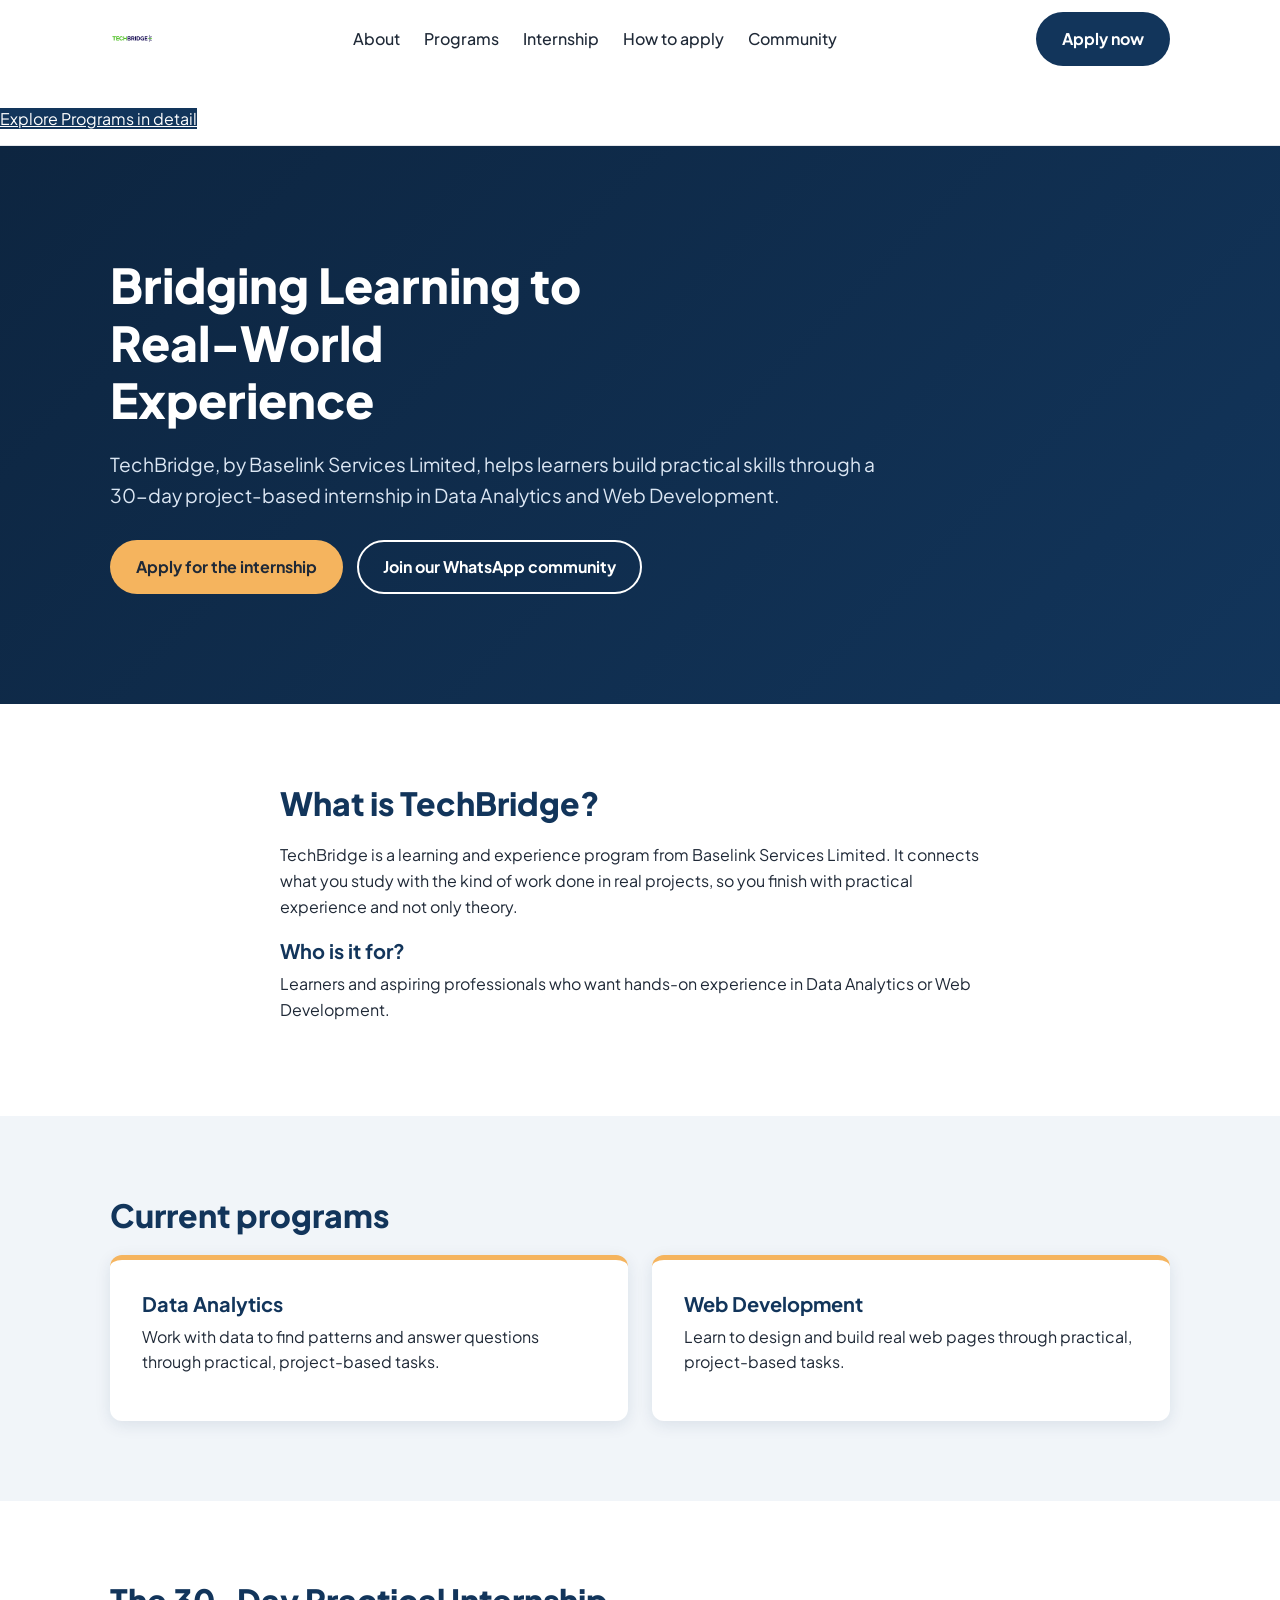
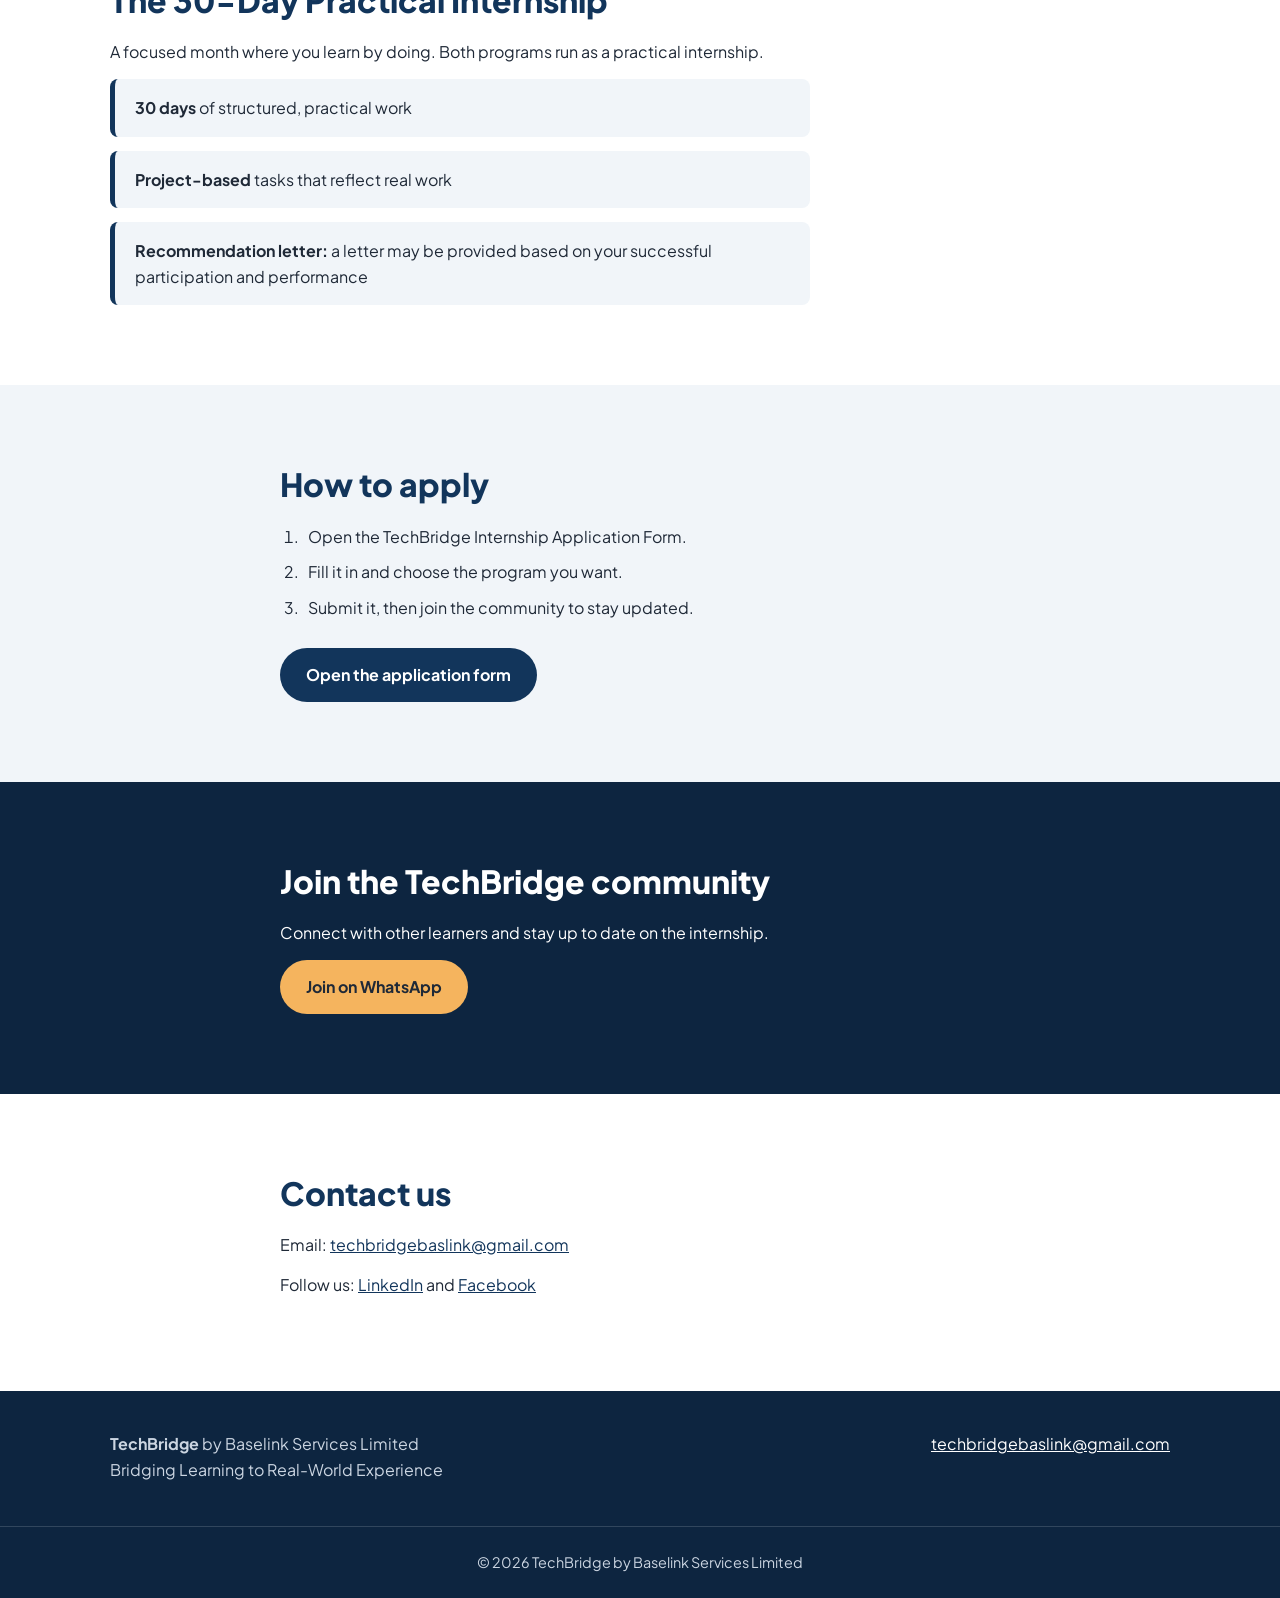
<file: index.html>
<!DOCTYPE html>
<html lang="en">
    <head>
        <meta charset="UTF-8">
        <!--This line makes the page fit different screens ranging from laptops, tablets and phones. Do not remove by mistake. -->
        <meta name="viewport" content="width=device-width, initial-scale=1">
        <title>TechBridge | Transforming Learning into Real-World Experience</title>
        <meta name="description" content="TechBridge by Baselink Services Limited offers several Opportunities in Web development and Data Analysis. Currently, hosting the 2026 TechBridge Internship offer for 30-days">


        <!--Google Font: one family, several weights-->
        <link rel="preconnect" href="https://fonts.googleapis.com">
        <link rel="preconnect" href="https://fonts.gstatic.com" crossorigin>
        <link href="https://fonts.googleapis.com/css2?family=Plus+Jakarta+Sans:wght@400;500;700&800display=swap" rel="stylesheet">

        <!--Connects your CSS file below-->
        <link rel="stylesheet" href="style.css"
    </head>
    <body>

        <!-- ========== 1. HEADER / NAVIGATION ========== -->
         <header class="site-header">
            <div class="container header-inner">
                <a href="#top" class="brand">
                    <!-- Your logo from the images folder.Rename the file if needed. -->
                    <img src="images/logo.png" alt="TechBridge logo" class="logo">
                </a>
                <nav aria-label="Main navigation">
                    <ul class="nav-links">
                        <li><a href="#about">About</a></li>
                        <li><a href="#programs.html">Programs</a></li>
                        <li><a href="#internship">Internship</a></li>
                        <li><a href="#apply">How to apply</a></li>
                        <li><a href="#community">Community</a></li>
                    </ul>
                </nav>
            </nav>
            <!-- TODO: paste the official application form link in href -->
            <a href="https://forms.gle/8EbdSy5ttGfLZfjv5?utm_source=chatgpt.com" class="btn btn-primary" target="_blank" rel="noopener">Apply now</a>
          </div>
          <p style="margin-top:28px"><a href="programs.html" class="btn-primary">Explore Programs in detail</a></p>
        </header>
      
        <main id="top">
      
          <!-- ========== 2. HERO ========== -->
          <section class="hero">
            <div class="container hero-inner">
              <h1>Bridging Learning to Real-World Experience</h1>
              <p class="lead">
                TechBridge, by Baselink Services Limited, helps learners build practical skills
                through a 30-day project-based internship in Data Analytics and Web Development.
              </p>
              <div class="hero-actions">
                <a href="https://forms.gle/8EbdSy5ttGfLZfjv5?utm_source=chatgpt.com" class="btn btn-accent" target="_blank" rel="noopener">Apply for the internship</a>
                <a href="https://chat.whatsapp.com/FqpBvYS4oaK32cXDxc8JIS?utm_source=chatgpt.com" class="btn btn-outline" target="_blank" rel="noopener">Join our WhatsApp community</a>
              </div>
            </div>
          </section>
      
          <!-- ========== 3. ABOUT ========== -->
          <section id="about" class="section">
            <div class="container narrow">
              <h2>What is TechBridge?</h2>
              <p>
                TechBridge is a learning and experience program from Baselink Services Limited.
                It connects what you study with the kind of work done in real projects,
                so you finish with practical experience and not only theory.
              </p>
              <h3>Who is it for?</h3>
              <p>
                Learners and aspiring professionals who want hands-on experience in
                Data Analytics or Web Development.
              </p>
            </div>
          </section>
      
          <!-- ========== 4. PROGRAMS ========== -->
          <section id="programs" class="section section-alt">
            <div class="container">
              <h2>Current programs</h2>
              <div class="cards">
                <article class="card">
                  <h3>Data Analytics</h3>
                  <p>Work with data to find patterns and answer questions through practical, project-based tasks.</p>
                </article>
                <article class="card">
                  <h3>Web Development</h3>
                  <p>Learn to design and build real web pages through practical, project-based tasks.</p>
                </article>
              </div>
            </div>
          </section>
      
          <!-- ========== 5. INTERNSHIP ========== -->
          <section id="internship" class="section">
            <div class="container">
              <h2>The 30-Day Practical Internship</h2>
              <p class="intro">
                A focused month where you learn by doing. Both programs run as a practical internship.
              </p>
              <ul class="benefits">
                <li><strong>30 days</strong> of structured, practical work</li>
                <li><strong>Project-based</strong> tasks that reflect real work</li>
                <li><strong>Recommendation letter:</strong> a letter may be provided based on your successful participation and performance</li>
              </ul>
            </div>
          </section>
      
          <!-- ========== 6. HOW TO APPLY ========== -->
          <section id="apply" class="section section-alt">
            <div class="container narrow">
              <h2>How to apply</h2>
              <ol class="steps">
                <li>Open the TechBridge Internship Application Form.</li>
                <li>Fill it in and choose the program you want.</li>
                <li>Submit it, then join the community to stay updated.</li>
              </ol>
              <a href="https://forms.gle/8EbdSy5ttGfLZfjv5?utm_source=chatgpt.com" class="btn btn-primary" target="_blank" rel="noopener">Open the application form</a>
            </div>
          </section>
      
          <!-- ========== 7. COMMUNITY ========== -->
          <section id="community" class="section community">
            <div class="container narrow">
              <h2>Join the TechBridge community</h2>
              <p>Connect with other learners and stay up to date on the internship.</p>
              <a href="https://chat.whatsapp.com/FqpBvYS4oaK32cXDxc8JIS?utm_source=chatgpt.com" class="btn btn-accent" target="_blank" rel="noopener">Join on WhatsApp</a>
            </div>
          </section>
      
          <!-- ========== 8. CONTACT ========== -->
          <section id="contact" class="section">
            <div class="container narrow">
              <h2>Contact us</h2>
              <p>Email: <a href="mailto:techbridgebaslink@gmail.com">techbridgebaslink@gmail.com</a></p>
              <p>
                Follow us:
                <a href="https://www.linkedin.com/company/techbridge-services/" target="_blank" rel="noopener">LinkedIn</a>
                and
                <a href="https://www.facebook.com/p/Baselink-Services-100066771475783/" target="_blank" rel="noopener">Facebook</a>
              </p>
            </div>
          </section>
      
        </main>
      
        <!-- ========== 9. FOOTER ========== -->
        <footer class="site-footer">
          <div class="container footer-inner">
            <div>
              <strong>TechBridge</strong> by Baselink Services Limited
              <p>Bridging Learning to Real-World Experience</p>
            </div>
            <p><a href="mailto:techbridgebaslink@gmail.com">techbridgebaslink@gmail.com</a></p>
          </div>
          <p class="copyright">&copy; 2026 TechBridge by Baselink Services Limited</p>
        </footer>
            </div>
         </header>
    </body>
</html>
</file>
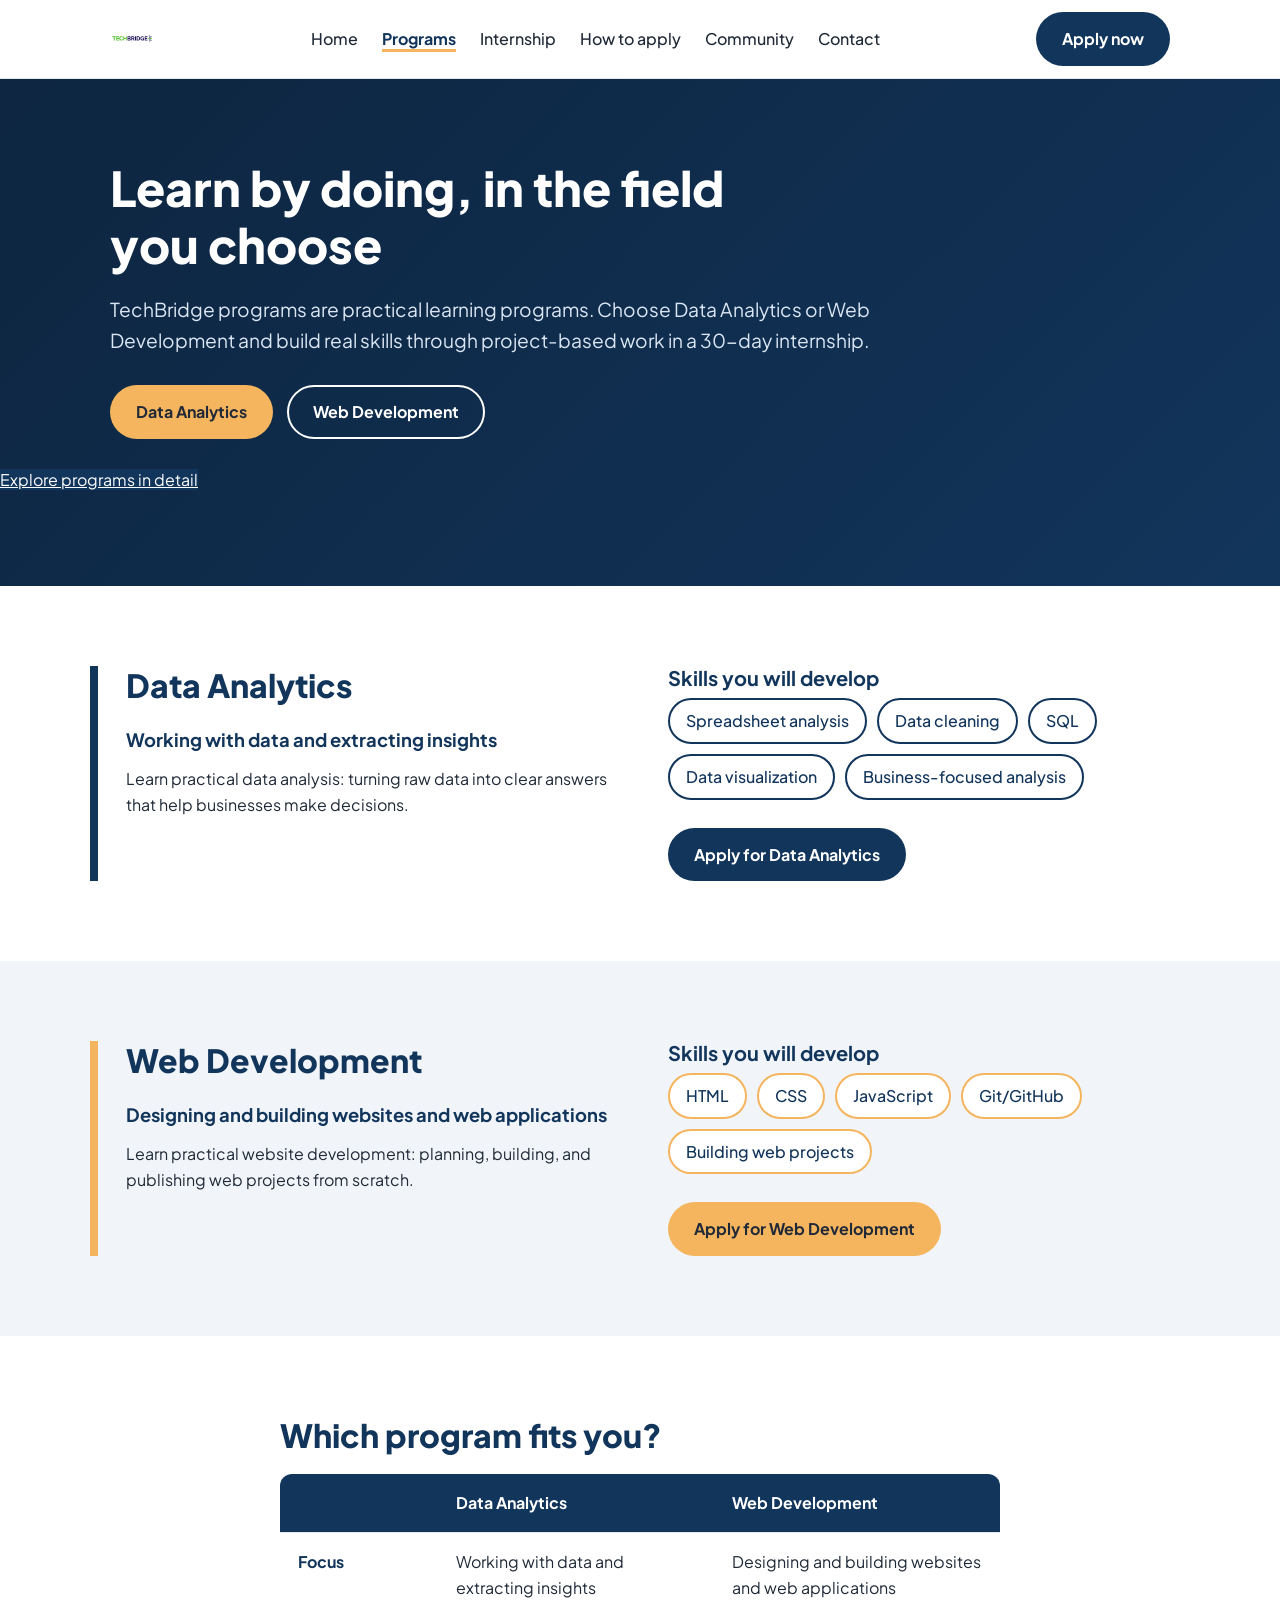
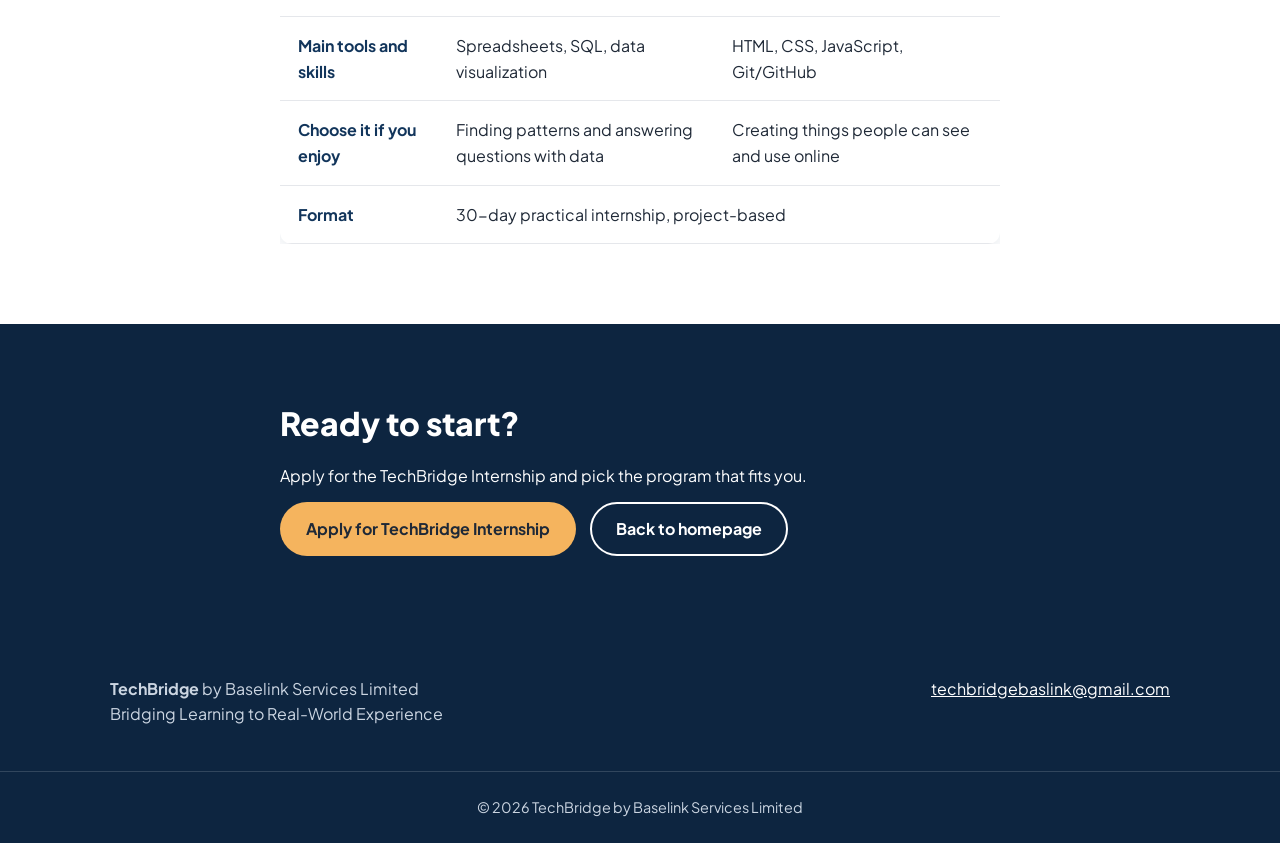
<file: programs.html>
<!DOCTYPE html>
<html lang="en">
<head>
  <meta charset="UTF-8">
  <meta name="viewport" content="width=device-width, initial-scale=1">
  <title>Programs | TechBridge</title>
  <meta name="description" content="Explore TechBridge's practical programs: Data Analytics and Web Development.">

  <!-- Same font and stylesheet as the homepage, so both pages match -->
  <link rel="preconnect" href="https://fonts.googleapis.com">
  <link rel="preconnect" href="https://fonts.gstatic.com" crossorigin>
  <link href="https://fonts.googleapis.com/css2?family=Plus+Jakarta+Sans:wght@400;500;700;800&display=swap" rel="stylesheet">
  <link rel="stylesheet" href="style.css">
</head>
<body>

  <!-- ========== HEADER (same as homepage, links point back to index.html) ========== -->
  <header class="site-header">
    <div class="container header-inner">
      <a href="index.html" class="brand">
        <img src="images/logo.png" alt="TechBridge logo" class="logo">
      </a>
      <nav aria-label="Main navigation">
        <ul class="nav-links">
          <li><a href="index.html">Home</a></li>
          <li><a href="programs.html" class="active" aria-current="page">Programs</a></li>
          <li><a href="index.html#internship">Internship</a></li>
          <li><a href="index.html#apply">How to apply</a></li>
          <li><a href="index.html#community">Community</a></li>
          <li><a href="index.html#contact">Contact</a></li>
        </ul>
      </nav>
      <!-- TODO: paste the same application form link you used in index.html -->
      <a href="https://forms.gle/8EbdSy5ttGfLZfjv5?utm_source=chatgpt.com" class="btn btn-primary" target="_blank" rel="noopener">Apply now</a>
    </div>
  </header>

  <main>

    <!-- ========== 1. PROGRAMS OVERVIEW ========== -->
    <section class="hero page-hero">
      <div class="container">
        <h1>Learn by doing, in the field you choose</h1>
        <p class="lead">
          TechBridge programs are practical learning programs. Choose Data Analytics or
          Web Development and build real skills through project-based work in a 30-day internship.
        </p>
        <div class="hero-actions">
          <a href="#data-analytics" class="btn btn-accent">Data Analytics</a>
          <a href="#web-development" class="btn btn-outline">Web Development</a>
        </div>
      </div>
      <p style="margin-top:28px"><a href="programs.html" class="btn-primary">Explore programs in detail</a></p>
    </section>

    <!-- ========== 2. DATA ANALYTICS ========== -->
    <section id="data-analytics" class="section">
      <div class="container program program-da">
        <div class="program-intro">
          <h2>Data Analytics</h2>
          <p class="tagline">Working with data and extracting insights</p>
          <p>
            Learn practical data analysis: turning raw data into clear answers that
            help businesses make decisions.
          </p>
        </div>
        <div class="program-skills">
          <h3>Skills you will develop</h3>
          <ul class="skill-list">
            <li>Spreadsheet analysis</li>
            <li>Data cleaning</li>
            <li>SQL</li>
            <li>Data visualization</li>
            <li>Business-focused analysis</li>
          </ul>
          <a href="https://forms.gle/8EbdSy5ttGfLZfjv5?utm_source=chatgpt.com" class="btn btn-primary" target="_blank" rel="noopener">Apply for Data Analytics</a>
        </div>
      </div>
    </section>

    <!-- ========== 3. WEB DEVELOPMENT ========== -->
    <section id="web-development" class="section section-alt">
      <div class="container program program-wd">
        <div class="program-intro">
          <h2>Web Development</h2>
          <p class="tagline">Designing and building websites and web applications</p>
          <p>
            Learn practical website development: planning, building, and publishing
            web projects from scratch.
          </p>
        </div>
        <div class="program-skills">
          <h3>Skills you will develop</h3>
          <ul class="skill-list">
            <li>HTML</li>
            <li>CSS</li>
            <li>JavaScript</li>
            <li>Git/GitHub</li>
            <li>Building web projects</li>
          </ul>
          <a href="https://forms.gle/8EbdSy5ttGfLZfjv5?utm_source=chatgpt.com" class="btn btn-accent" target="_blank" rel="noopener">Apply for Web Development</a>
        </div>
      </div>
    </section>

    <!-- ========== 4. QUICK COMPARISON ========== -->
    <section class="section">
      <div class="container narrow">
        <h2>Which program fits you?</h2>
        <div class="table-wrap">
          <table class="compare">
            <thead>
              <tr>
                <th scope="col"></th>
                <th scope="col">Data Analytics</th>
                <th scope="col">Web Development</th>
              </tr>
            </thead>
            <tbody>
              <tr>
                <th scope="row">Focus</th>
                <td>Working with data and extracting insights</td>
                <td>Designing and building websites and web applications</td>
              </tr>
              <tr>
                <th scope="row">Main tools and skills</th>
                <td>Spreadsheets, SQL, data visualization</td>
                <td>HTML, CSS, JavaScript, Git/GitHub</td>
              </tr>
              <tr>
                <th scope="row">Choose it if you enjoy</th>
                <td>Finding patterns and answering questions with data</td>
                <td>Creating things people can see and use online</td>
              </tr>
              <tr>
                <th scope="row">Format</th>
                <td colspan="2">30-day practical internship, project-based</td>
              </tr>
            </tbody>
          </table>
        </div>
      </div>
    </section>

    <!-- ========== 5. CALL TO ACTION ========== -->
    <section class="section community">
      <div class="container narrow">
        <h2>Ready to start?</h2>
        <p>Apply for the TechBridge Internship and pick the program that fits you.</p>
        <div class="hero-actions">
          <a href="https://forms.gle/8EbdSy5ttGfLZfjv5?utm_source=chatgpt.com" class="btn btn-accent" target="_blank" rel="noopener">Apply for TechBridge Internship</a>
          <a href="index.html" class="btn btn-outline">Back to homepage</a>
        </div>
      </div>
    </section>

  </main>

  <!-- ========== FOOTER (same as homepage) ========== -->
  <footer class="site-footer">
    <div class="container footer-inner">
      <div>
        <strong>TechBridge</strong> by Baselink Services Limited
        <p>Bridging Learning to Real-World Experience</p>
      </div>
      <p><a href="mailto:techbridgebaslink@gmail.com">techbridgebaslink@gmail.com</a></p>
    </div>
    <p class="copyright">&copy; 2026 TechBridge by Baselink Services Limited</p>
  </footer>

</body>
</html>
</file>
<file: style.css>
/* ==========================================================
   TECHBRIDGE STYLES
   Tip: change the colors in :root below when logo changes.
   Every color on the page comes from these variables.
   ========================================================== */

   :root {
    --primary: #12355b;      /* deep blue: header text, headings, main buttons */
    --accent: #f5b45e;       /* warm amber: highlight buttons */
    --bg: #ffffff;           /* page background */
    --bg-alt: #f1f5f9;       /* alternate section background */
    --text: #1f2937;         /* body text */
    --muted: #5b6676;        /* softer text */
    --dark: #0d2540;         /* footer and hero background */
    --radius: 12px;
  }
  
  /* ---------- Reset and base ---------- */
  * { box-sizing: border-box; margin: 0; padding: 0; }
  
  html { scroll-behavior: smooth; scroll-padding-top: 80px; }
  
  body {
    font-family: "Plus Jakarta Sans", Arial, sans-serif;
    color: var(--text);
    background: var(--bg);
    line-height: 1.6;
  }
  
  img { max-width: 100%; display: block; }
  a { color: var(--primary); }
  
  h1, h2, h3 { color: var(--primary); line-height: 1.2; }
  h1 { font-size: 3rem; font-weight: 800; }
  h2 { font-size: 2rem; font-weight: 800; margin-bottom: 20px; }
  h3 { font-size: 1.25rem; margin: 20px 0 8px; }
  p  { margin-bottom: 14px; max-width: 65ch; }
  
  /* ---------- Layout helpers ---------- */
  .container { max-width: 1100px; margin: 0 auto; padding: 0 20px; }
  .narrow    { max-width: 760px; }
  .section   { padding: 80px 0; }
  .section-alt { background: var(--bg-alt); }
  
  /* ---------- Buttons ---------- */
  .btn {
    display: inline-block;
    padding: 12px 24px;
    border-radius: 999px;
    font-weight: 700;
    text-decoration: none;
    border: 2px solid transparent;
    transition: transform 0.15s ease, background 0.15s ease;
  }
  .btn:hover { transform: translateY(-2px); }
  .btn-primary { background: var(--primary); color: #fff; }
  .btn-primary:hover { background: #0d2540; }
  .btn-accent  { background: var(--accent); color: #1f2937; }
  .btn-accent:hover { background: #e39a2e; }
  .btn-outline { border-color: #fff; color: #fff; }
  .btn-outline:hover { background: rgba(255, 255, 255, 0.12); }
  
  /* Visible keyboard focus (accessibility) */
  a:focus-visible, .btn:focus-visible {
    outline: 3px solid var(--accent);
    outline-offset: 3px;
  }
  
  /* ---------- Header ---------- */
  .site-header {
    position: sticky;
    top: 0;
    z-index: 10;
    background: #fff;
    border-bottom: 1px solid #e5e7eb;
  }
  .header-inner {
    display: flex;
    align-items: center;
    justify-content: space-between;
    gap: 20px;
    padding-top: 12px;
    padding-bottom: 12px;
  }
  .logo { height: 44px; width: auto; }
  
  .nav-links { display: flex; gap: 24px; list-style: none; }
  .nav-links a {
    text-decoration: none;
    color: var(--text);
    font-weight: 500;
  }
  .nav-links a:hover { color: var(--primary); text-decoration: underline; }
  
  /* ---------- Hero ---------- */
  .hero {
    background: linear-gradient(135deg, var(--dark), var(--primary));
    padding: 110px 0;
  }
  .hero h1 { color: #fff; max-width: 16ch; margin-bottom: 20px; }
  .lead { color: #dbe6f3; font-size: 1.2rem; max-width: 55ch; margin-bottom: 30px; }
  .hero-actions { display: flex; flex-wrap: wrap; gap: 14px; }
  
  /* ---------- Program cards (CSS Grid) ---------- */
  .cards {
    display: grid;
    grid-template-columns: repeat(2, 1fr);
    gap: 24px;
  }
  .card {
    background: #fff;
    padding: 32px;
    border-radius: var(--radius);
    border-top: 5px solid var(--accent);
    box-shadow: 0 4px 16px rgba(18, 53, 91, 0.1);
  }
  .card h3 { margin-top: 0; }
  
  /* ---------- Internship ---------- */
  .benefits { list-style: none; display: grid; gap: 14px; max-width: 700px; }
  .benefits li {
    background: var(--bg-alt);
    padding: 16px 20px;
    border-left: 5px solid var(--primary);
    border-radius: 8px;
  }
  
  /* ---------- How to apply ---------- */
  .steps { margin: 0 0 28px 22px; }
  .steps li { margin-bottom: 10px; padding-left: 6px; }
  
  /* ---------- Community ---------- */
  .community { background: var(--dark); }
  .community h2, .community p { color: #fff; }
  
  /* ---------- Footer ---------- */
  .site-footer { background: var(--dark); color: #cbd5e1; padding-top: 40px; }
  .site-footer a { color: #fff; }
  .footer-inner {
    display: flex;
    justify-content: space-between;
    flex-wrap: wrap;
    gap: 20px;
  }
  .copyright {
    text-align: center;
    padding: 24px 20px;
    margin: 30px 0 0;
    max-width: none;
    border-top: 1px solid rgba(255, 255, 255, 0.15);
    font-size: 0.9rem;
  }
  
  /* ==========================================================
     RESPONSIVE: tablet
     ========================================================== */
  @media (max-width: 900px) {
    h1 { font-size: 2.4rem; }
    .nav-links { gap: 14px; font-size: 0.95rem; }
    .section { padding: 60px 0; }
  }
  
  /* ==========================================================
     RESPONSIVE: mobile
     Menu links are hidden to keep the header clean.
     Logo + Apply button stay visible.
     ========================================================== */
  @media (max-width: 700px) {
    .nav-links { display: none; }
    h1 { font-size: 2rem; }
    h2 { font-size: 1.6rem; }
    .hero { padding: 70px 0; }
    .cards { grid-template-columns: 1fr; }   /* stack cards */
    .hero-actions .btn { width: 100%; text-align: center; }
  }
  
  /* Respect users who turn off motion */
  @media (prefers-reduced-motion: reduce) {
    html { scroll-behavior: auto; }
    .btn { transition: none; }
  }

  /* ==========================================================
   TASK 2 ADDITIONS: paste this at the BOTTOM of style.css
   (below everything from Task 1). It reuses your colors.
   ========================================================== */

/* Highlights the current page in the menu */
.nav-links a.active {
  color: var(--primary);
  font-weight: 700;
  border-bottom: 3px solid var(--accent);
}

/* Programs page hero is a little shorter than the homepage hero */
.page-hero { padding: 80px 0; }
.page-hero h1 { max-width: 20ch; }

/* ---------- Program blocks ----------
   Two columns on desktop: description left, skills right.
   Each program gets its own accent color so they are easy to tell apart. */
.program {
  display: grid;
  grid-template-columns: 1fr 1fr;
  gap: 40px;
  align-items: start;
  padding-left: 28px;
  border-left: 8px solid var(--primary);
}
.program-wd { border-left-color: var(--accent); }

.tagline {
  font-size: 1.15rem;
  font-weight: 700;
  color: var(--primary);
  margin-bottom: 12px;
}
.program-skills h3 { margin-top: 0; }

/* Skill "chips" */
.skill-list {
  list-style: none;
  display: flex;
  flex-wrap: wrap;
  gap: 10px;
  margin-bottom: 28px;
}
.skill-list li {
  background: #fff;
  border: 2px solid var(--primary);
  color: var(--primary);
  padding: 8px 16px;
  border-radius: 999px;
  font-weight: 500;
}
.program-wd .skill-list li { border-color: var(--accent); }
.section-alt .skill-list li { background: #fff; }

/* ---------- Comparison table ---------- */
.table-wrap { overflow-x: auto; }   /* scrolls sideways on tiny screens only */
.compare {
  width: 100%;
  border-collapse: collapse;
  background: #fff;
  border-radius: var(--radius);
  overflow: hidden;
  box-shadow: 0 4px 16px rgba(18, 53, 91, 0.1);
}
.compare th, .compare td {
  padding: 16px 18px;
  text-align: left;
  vertical-align: top;
  border-bottom: 1px solid #e5e7eb;
}
.compare thead th { background: var(--primary); color: #fff; }
.compare tbody th { color: var(--primary); width: 22%; }

/* ---------- Tablet ---------- */
@media (max-width: 900px) {
  .program { grid-template-columns: 1fr; gap: 20px; }
}

/* ---------- Mobile ---------- */
@media (max-width: 700px) {
  .program { padding-left: 18px; border-left-width: 6px; }
  .compare { min-width: 520px; }       /* keeps columns readable; table scrolls */
  .page-hero { padding: 60px 0; }
}
</file>
